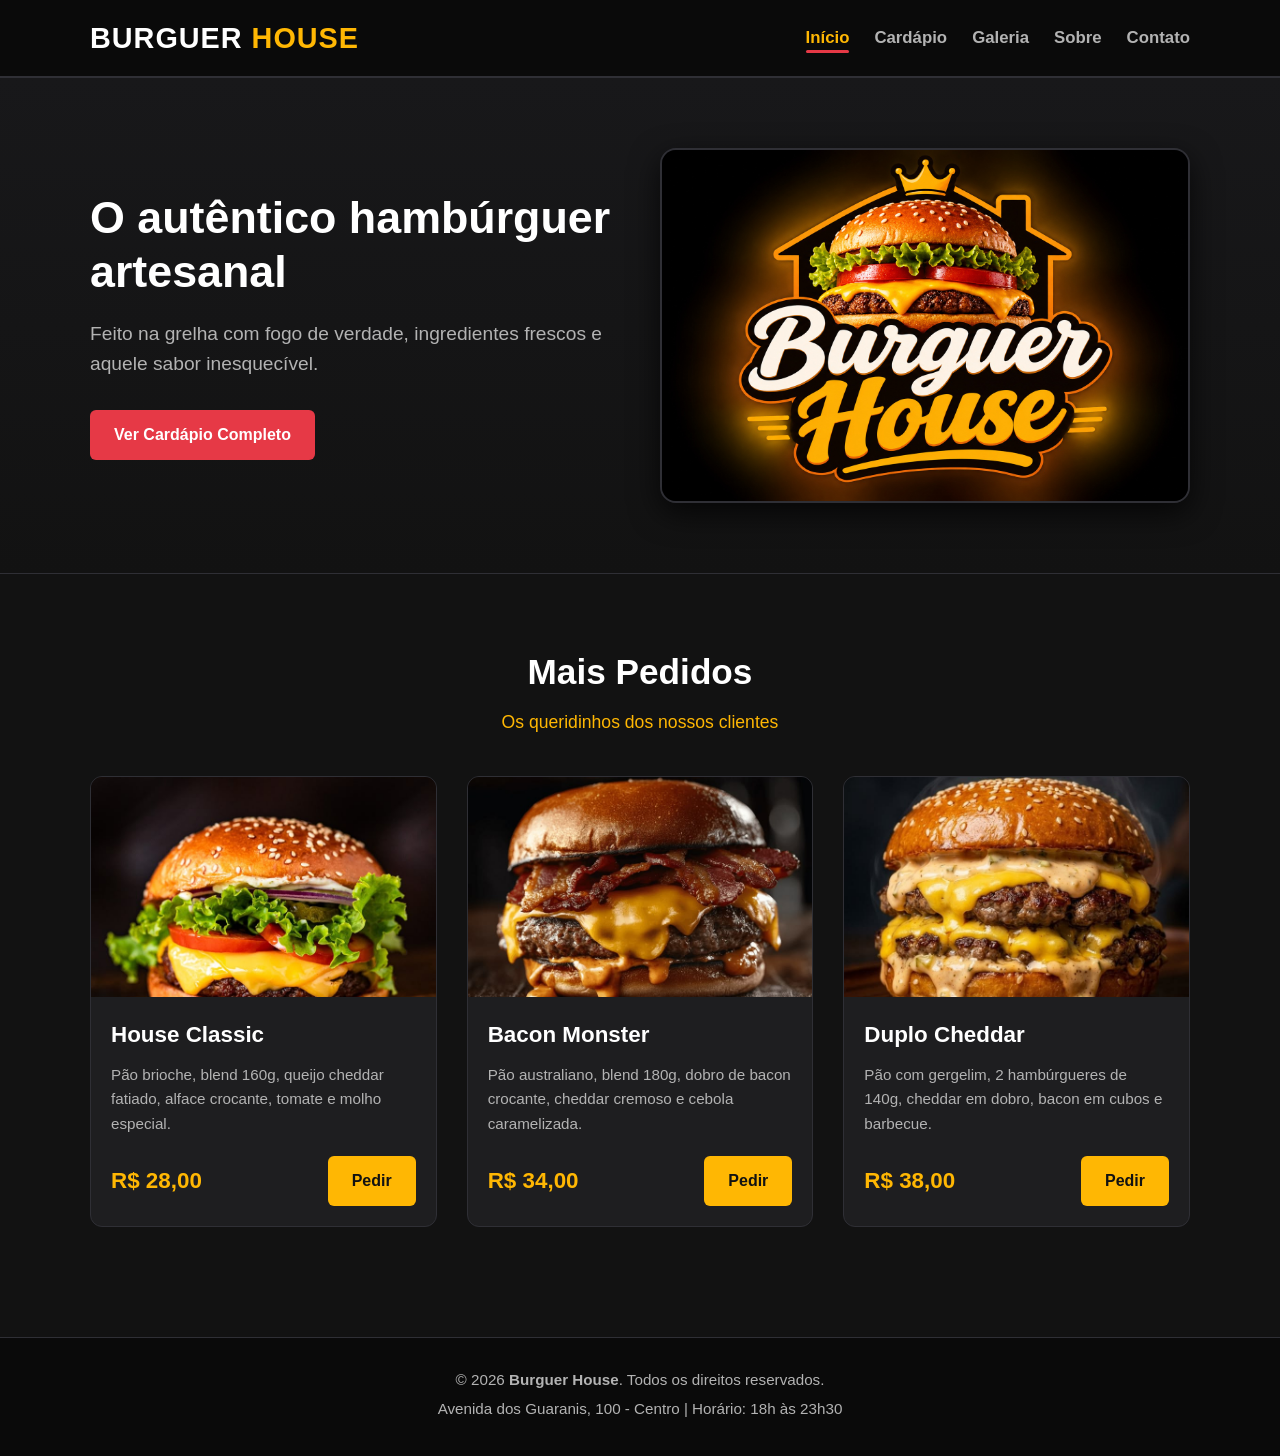
<file: index.html>
<!DOCTYPE html>
<html lang="pt-BR">
<head>
    <meta charset="UTF-8">
    <!-- Faz com que a página se ajuste corretamente na tela de celulares e computadores -->
    <meta name="viewport" content="width=device-width, initial-scale=1.0">
    <title>Burguer House - Hambúrguer Artesanal</title>
    
    <!-- Link para a folha de estilos CSS -->
    <link rel="stylesheet" href="css/estilo.css">
</head>
<body>

    <!-- 1. CABEÇALHO (Topo da página com logo e menu) -->
    <header class="cabecalho">
        <div class="container container-header">
            <!-- Logo da Hamburgueria -->
            <a href="index.html" class="logo">
                <span class="logo-texto">Burguer <span class="destaque-amarelo">House</span></span>
            </a>

            <!-- Botão para abrir o menu no celular (controlado pelo JavaScript) -->
            <button class="btn-menu-mobile" id="btn-menu-mobile" aria-label="Abrir menu de navegação">
                ☰
            </button>

            <!-- Menu de navegação entre as páginas -->
            <nav class="menu-navegacao" id="menu-navegacao">
                <ul>
                    <li><a href="index.html" class="link-ativo">Início</a></li>
                    <li><a href="cardapio.html">Cardápio</a></li>
                    <li><a href="galeria.html">Galeria</a></li>
                    <li><a href="sobre.html">Sobre</a></li>
                    <li><a href="contato.html">Contato</a></li>
                </ul>
            </nav>
        </div>
    </header>

    <!-- 2. CONTEÚDO PRINCIPAL -->
    <main>
        <!-- Seção de Destaque / Banner Inicial (Hero) -->
        <section class="banner-principal">
            <div class="container banner-conteudo">
                <div class="banner-texto">
                    <h1>O autêntico hambúrguer artesanal</h1>
                    <p>Feito na grelha com fogo de verdade, ingredientes frescos e aquele sabor inesquecível.</p>
                    <a href="cardapio.html" class="btn btn-vermelho">Ver Cardápio Completo</a>
                </div>
                
                <div class="banner-imagem">
                    <!-- Espaço reservado para a foto principal de destaque -->
                    <!-- Coloque uma foto bem bonita de hambúrguer na pasta /img com o nome "banner-burger.jpg" -->
                    <img src="img/banner-burger.jpg" alt="Hambúrguer artesanal da Burguer House com queijo derretido e bacon">
                </div>
            </div>
        </section>

        <!-- Seção de Hambúrgueres em Destaque -->
        <section class="destaques">
            <div class="container">
                <h2 class="titulo-secao">Mais Pedidos</h2>
                <p class="subtitulo-secao">Os queridinhos dos nossos clientes</p>

                <!-- Grade onde ficarão os cards de hambúrguer -->
                <div class="grid-destaques">
                    
                    <!-- Card 1 -->
                    <article class="card-burger">
                        <!-- Imagem do hambúrguer 1 (guardar em: img/burger-classic.jpg) -->
                        <img src="img/burger-classic.jpg" alt="Foto do House Classic Burger">
                        <div class="card-conteudo">
                            <h3>House Classic</h3>
                            <p>Pão brioche, blend 160g, queijo cheddar fatiado, alface crocante, tomate e molho especial.</p>
                            <div class="card-rodape">
                                <span class="preco">R$ 28,00</span>
                                <a href="cardapio.html" class="btn btn-amarelo">Pedir</a>
                            </div>
                        </div>
                    </article>

                    <!-- Card 2 -->
                    <article class="card-burger">
                        <!-- Imagem do hambúrguer 2 (guardar em: img/burger-bacon.jpg) -->
                        <img src="img/burger-bacon.jpg" alt="Foto do Bacon Monster Burger">
                        <div class="card-conteudo">
                            <h3>Bacon Monster</h3>
                            <p>Pão australiano, blend 180g, dobro de bacon crocante, cheddar cremoso e cebola caramelizada.</p>
                            <div class="card-rodape">
                                <span class="preco">R$ 34,00</span>
                                <a href="cardapio.html" class="btn btn-amarelo">Pedir</a>
                            </div>
                        </div>
                    </article>

                    <!-- Card 3 -->
                    <article class="card-burger">
                        <!-- Imagem do hambúrguer 3 (guardar em: img/burger-duplo.jpg) -->
                        <img src="img/burger-duplo.jpg" alt="Foto do Duplo Cheddar Burger">
                        <div class="card-conteudo">
                            <h3>Duplo Cheddar</h3>
                            <p>Pão com gergelim, 2 hambúrgueres de 140g, cheddar em dobro, bacon em cubos e barbecue.</p>
                            <div class="card-rodape">
                                <span class="preco">R$ 38,00</span>
                                <a href="cardapio.html" class="btn btn-amarelo">Pedir</a>
                            </div>
                        </div>
                    </article>

                </div>
            </div>
        </section>
    </main>

    <!-- 3. RODAPÉ DA PÁGINA -->
    <footer class="rodape">
        <div class="container rodape-conteudo">
            <p>&copy; 2026 <strong>Burguer House</strong>. Todos os direitos reservados.</p>
            <p>Avenida dos Guaranis, 100 - Centro | Horário: 18h às 23h30</p>
        </div>
    </footer>

    <!-- Arquivo JavaScript para funcionalidades como o menu de celular -->
    <script src="js/script.js"></script>
</body>
</html>
</file>
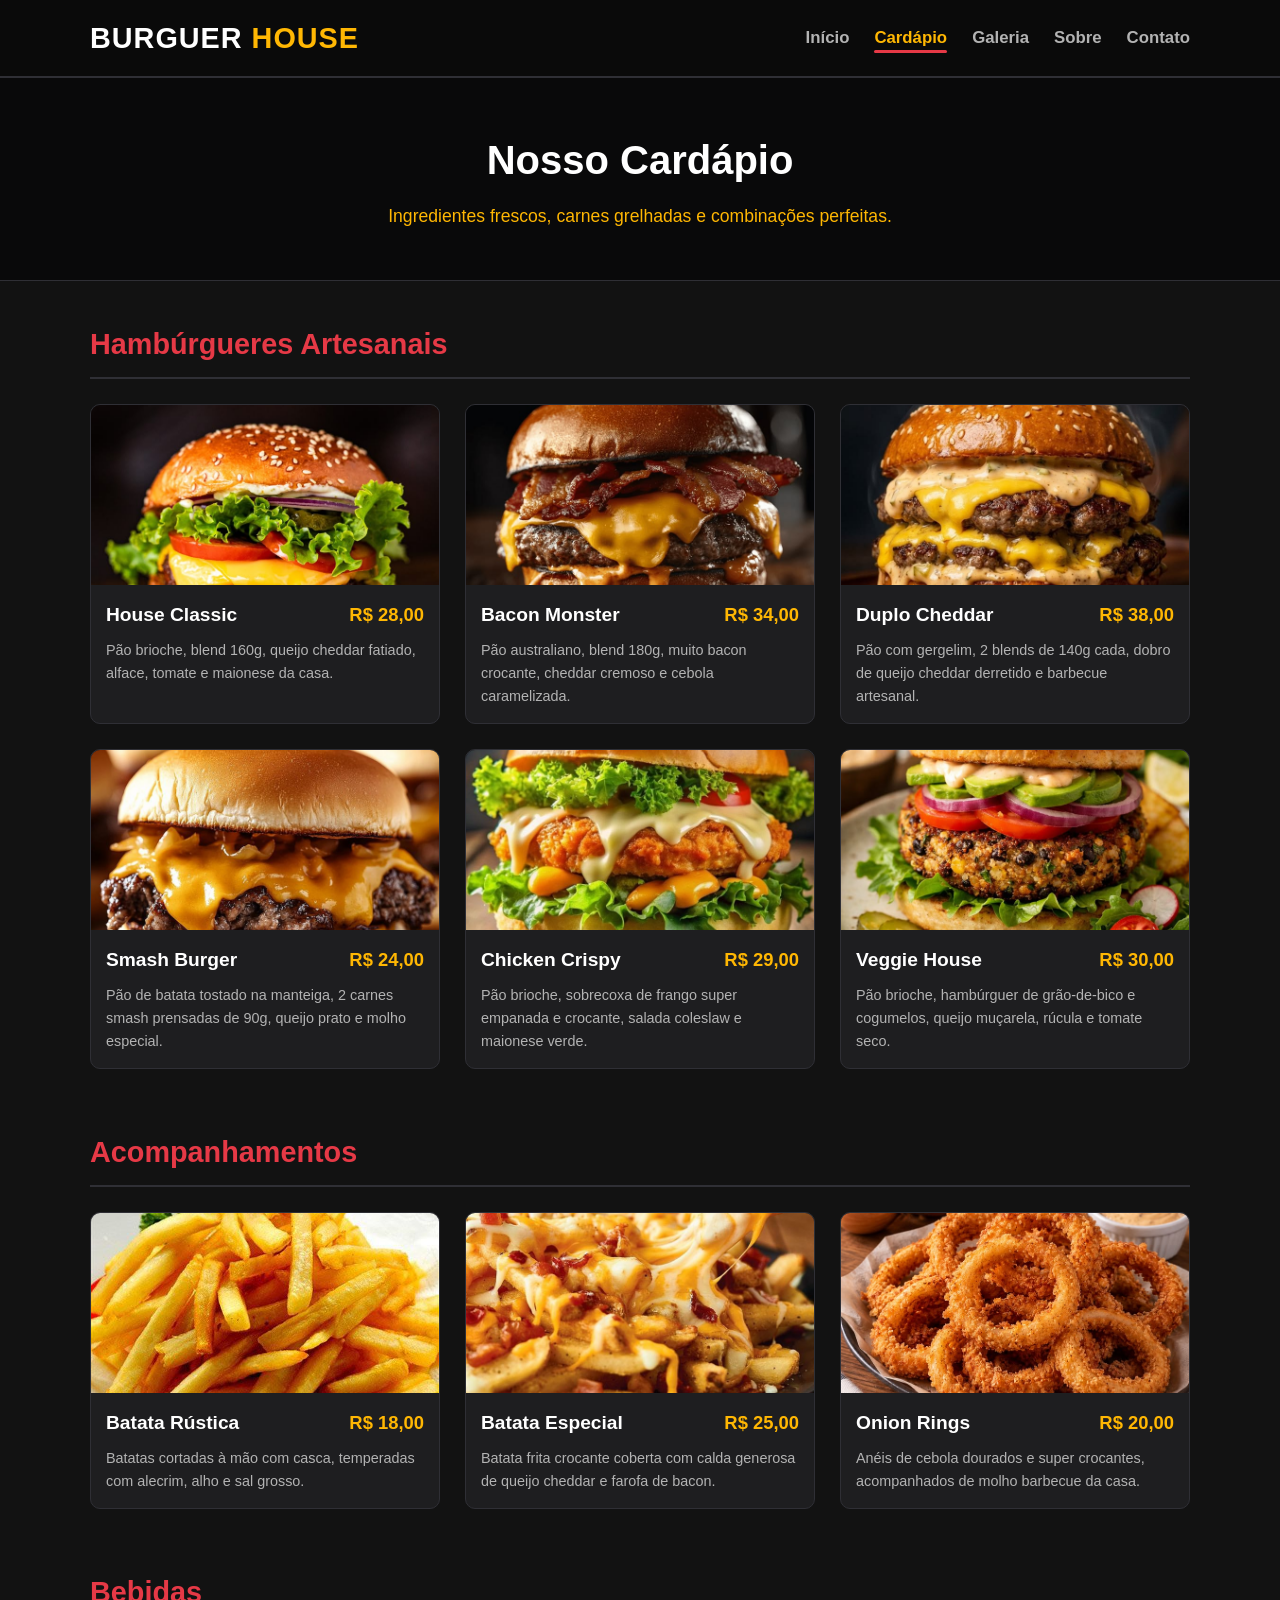
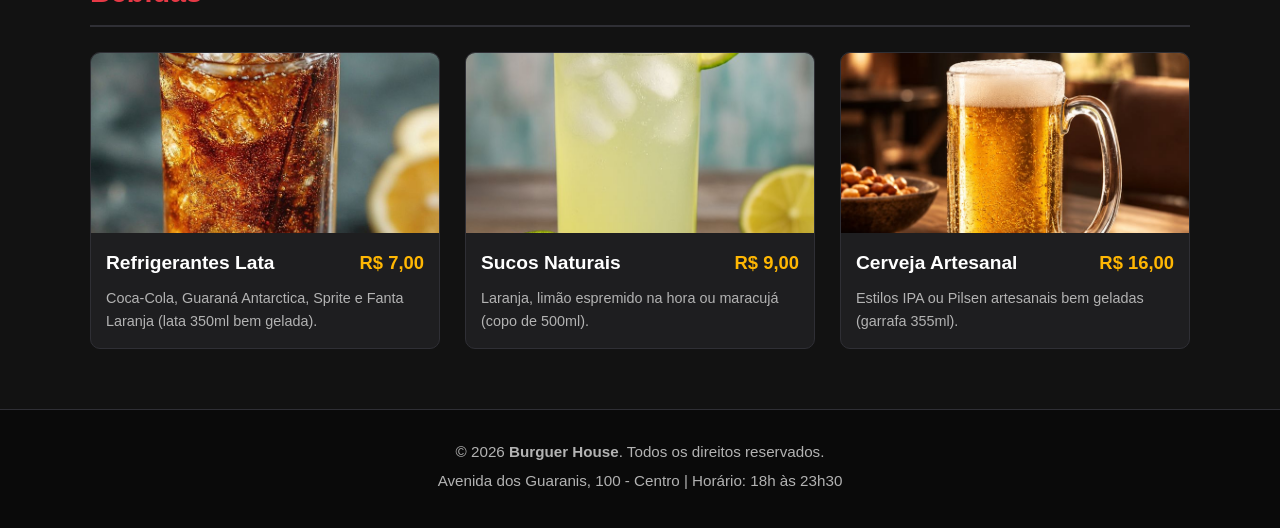
<file: cardapio.html>
<!DOCTYPE html>
<html lang="pt-BR">
<head>
    <meta charset="UTF-8">
    <meta name="viewport" content="width=device-width, initial-scale=1.0">
    <title>Cardápio - Burguer House</title>
    
    <!-- Link para a folha de estilos CSS -->
    <link rel="stylesheet" href="css/estilo.css">
</head>
<body>

    <!-- 1. CABEÇALHO (Igual ao da página inicial para manter o padrão) -->
    <header class="cabecalho">
        <div class="container container-header">
            <!-- Logo -->
            <a href="index.html" class="logo">
                <span class="logo-texto">Burguer <span class="destaque-amarelo">House</span></span>
            </a>

            <!-- Botão de menu no celular -->
            <button class="btn-menu-mobile" id="btn-menu-mobile" aria-label="Abrir menu de navegação">
                ☰
            </button>

            <!-- Menu de navegação (agora o Cardápio está com a classe "link-ativo") -->
            <nav class="menu-navegacao" id="menu-navegacao">
                <ul>
                    <li><a href="index.html">Início</a></li>
                    <li><a href="cardapio.html" class="link-ativo">Cardápio</a></li>
                    <li><a href="galeria.html">Galeria</a></li>
                    <li><a href="sobre.html">Sobre</a></li>
                    <li><a href="contato.html">Contato</a></li>
                </ul>
            </nav>
        </div>
    </header>

    <!-- 2. CONTEÚDO PRINCIPAL DO CARDÁPIO -->
    <main class="pagina-cardapio">
        
        <!-- Título principal da página -->
        <section class="banner-pagina">
            <div class="container">
                <h1>Nosso Cardápio</h1>
                <p>Ingredientes frescos, carnes grelhadas e combinações perfeitas.</p>
            </div>
        </section>

        <div class="container">

            <!-- CATEGORIA 1: Hambúrgueres Artesanais -->
            <section class="secao-categoria">
                <h2 class="titulo-categoria">Hambúrgueres Artesanais</h2>
                <div class="grid-cardapio">
                    
                    <!-- Item 1 -->
                    <article class="card-item">
                        <img src="img/burger-classic.jpg" alt="House Classic Burger">
                        <div class="item-info">
                            <div class="item-cabecalho">
                                <h3>House Classic</h3>
                                <span class="item-preco">R$ 28,00</span>
                            </div>
                            <p class="item-descricao">Pão brioche, blend 160g, queijo cheddar fatiado, alface, tomate e maionese da casa.</p>
                        </div>
                    </article>

                    <!-- Item 2 -->
                    <article class="card-item">
                        <img src="img/burger-bacon.jpg" alt="Bacon Monster Burger">
                        <div class="item-info">
                            <div class="item-cabecalho">
                                <h3>Bacon Monster</h3>
                                <span class="item-preco">R$ 34,00</span>
                            </div>
                            <p class="item-descricao">Pão australiano, blend 180g, muito bacon crocante, cheddar cremoso e cebola caramelizada.</p>
                        </div>
                    </article>

                    <!-- Item 3 -->
                    <article class="card-item">
                        <img src="img/burger-duplo.jpg" alt="Duplo Cheddar Burger">
                        <div class="item-info">
                            <div class="item-cabecalho">
                                <h3>Duplo Cheddar</h3>
                                <span class="item-preco">R$ 38,00</span>
                            </div>
                            <p class="item-descricao">Pão com gergelim, 2 blends de 140g cada, dobro de queijo cheddar derretido e barbecue artesanal.</p>
                        </div>
                    </article>

                    <!-- Item 4 -->
                    <article class="card-item">
                        <img src="img/burger-smash.jpg" alt="Smash Burger Simples">
                        <div class="item-info">
                            <div class="item-cabecalho">
                                <h3>Smash Burger</h3>
                                <span class="item-preco">R$ 24,00</span>
                            </div>
                            <p class="item-descricao">Pão de batata tostado na manteiga, 2 carnes smash prensadas de 90g, queijo prato e molho especial.</p>
                        </div>
                    </article>

                    <!-- Item 5 -->
                    <article class="card-item">
                        <img src="img/burger-chicken.jpg" alt="Chicken Crispy Burger">
                        <div class="item-info">
                            <div class="item-cabecalho">
                                <h3>Chicken Crispy</h3>
                                <span class="item-preco">R$ 29,00</span>
                            </div>
                            <p class="item-descricao">Pão brioche, sobrecoxa de frango super empanada e crocante, salada coleslaw e maionese verde.</p>
                        </div>
                    </article>

                    <!-- Item 6 -->
                    <article class="card-item">
                        <img src="img/burger-veggie.jpg" alt="Veggie House Burger">
                        <div class="item-info">
                            <div class="item-cabecalho">
                                <h3>Veggie House</h3>
                                <span class="item-preco">R$ 30,00</span>
                            </div>
                            <p class="item-descricao">Pão brioche, hambúrguer de grão-de-bico e cogumelos, queijo muçarela, rúcula e tomate seco.</p>
                        </div>
                    </article>

                </div>
            </section>

            <!-- CATEGORIA 2: Acompanhamentos e Porções -->
            <section class="secao-categoria">
                <h2 class="titulo-categoria">Acompanhamentos</h2>
                <div class="grid-cardapio">
                    
                    <article class="card-item">
                        <img src="img/porcao-batata.jpg" alt="Batatas Rústicas">
                        <div class="item-info">
                            <div class="item-cabecalho">
                                <h3>Batata Rústica</h3>
                                <span class="item-preco">R$ 18,00</span>
                            </div>
                            <p class="item-descricao">Batatas cortadas à mão com casca, temperadas com alecrim, alho e sal grosso.</p>
                        </div>
                    </article>

                    <article class="card-item">
                        <img src="img/porcao-batata-cheddar.jpg" alt="Batata com Cheddar e Bacon">
                        <div class="item-info">
                            <div class="item-cabecalho">
                                <h3>Batata Especial</h3>
                                <span class="item-preco">R$ 25,00</span>
                            </div>
                            <p class="item-descricao">Batata frita crocante coberta com calda generosa de queijo cheddar e farofa de bacon.</p>
                        </div>
                    </article>

                    <article class="card-item">
                        <img src="img/porcao-onion-rings.jpg" alt="Anéis de Cebola Empanados">
                        <div class="item-info">
                            <div class="item-cabecalho">
                                <h3>Onion Rings</h3>
                                <span class="item-preco">R$ 20,00</span>
                            </div>
                            <p class="item-descricao">Anéis de cebola dourados e super crocantes, acompanhados de molho barbecue da casa.</p>
                        </div>
                    </article>

                </div>
            </section>

            <!-- CATEGORIA 3: Bebidas -->
            <section class="secao-categoria">
                <h2 class="titulo-categoria">Bebidas</h2>
                <div class="grid-cardapio">
                    
                    <article class="card-item">
                        <img src="img/bebida-refri.jpg" alt="Refrigerante em Lata">
                        <div class="item-info">
                            <div class="item-cabecalho">
                                <h3>Refrigerantes Lata</h3>
                                <span class="item-preco">R$ 7,00</span>
                            </div>
                            <p class="item-descricao">Coca-Cola, Guaraná Antarctica, Sprite e Fanta Laranja (lata 350ml bem gelada).</p>
                        </div>
                    </article>

                    <article class="card-item">
                        <img src="img/bebida-suco.jpg" alt="Copo de Suco Natural">
                        <div class="item-info">
                            <div class="item-cabecalho">
                                <h3>Sucos Naturais</h3>
                                <span class="item-preco">R$ 9,00</span>
                            </div>
                            <p class="item-descricao">Laranja, limão espremido na hora ou maracujá (copo de 500ml).</p>
                        </div>
                    </article>

                    <article class="card-item">
                        <img src="img/bebida-cerveja.jpg" alt="Cerveja Artesanal">
                        <div class="item-info">
                            <div class="item-cabecalho">
                                <h3>Cerveja Artesanal</h3>
                                <span class="item-preco">R$ 16,00</span>
                            </div>
                            <p class="item-descricao">Estilos IPA ou Pilsen artesanais bem geladas (garrafa 355ml).</p>
                        </div>
                    </article>

                </div>
            </section>

        </div>
    </main>

    <!-- 3. RODAPÉ (Igual ao da página inicial) -->
    <footer class="rodape">
        <div class="container rodape-conteudo">
            <p>&copy; 2026 <strong>Burguer House</strong>. Todos os direitos reservados.</p>
            <p>Avenida dos Guaranis, 100 - Centro | Horário: 18h às 23h30</p>
        </div>
    </footer>

    <!-- Arquivo JavaScript -->
    <script src="js/script.js"></script>
</body>
</html>
</file>
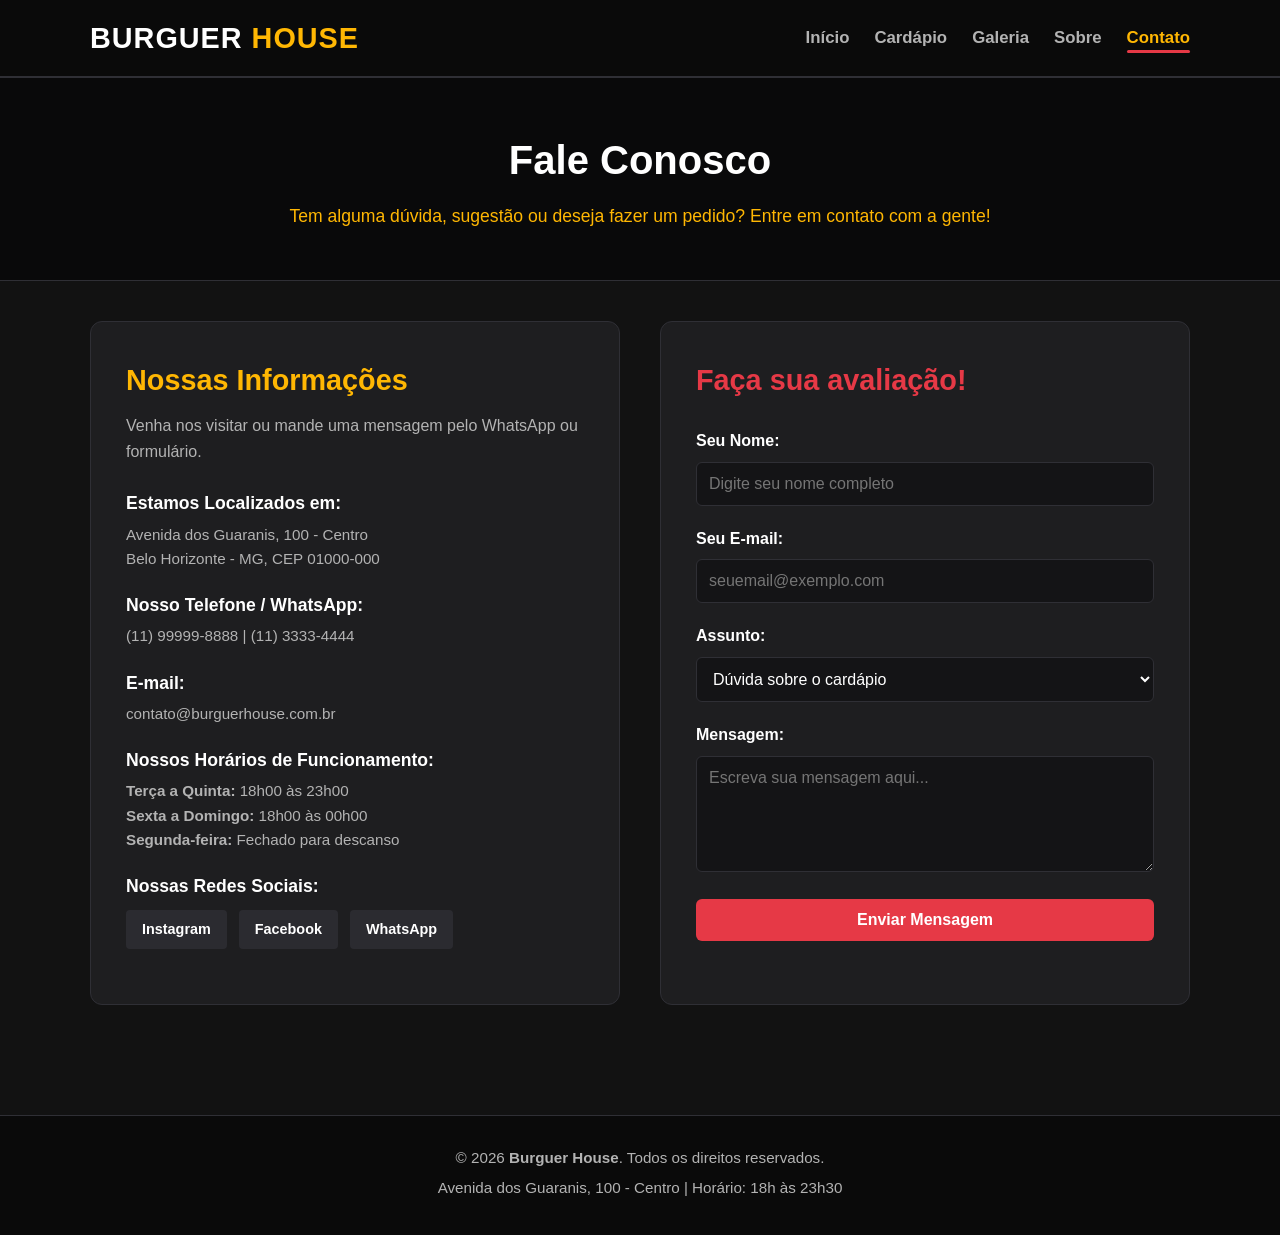
<file: contato.html>
<!DOCTYPE html>
<html lang="pt-BR">
<head>
    <meta charset="UTF-8">
    <meta name="viewport" content="width=device-width, initial-scale=1.0">
    <title>Contato - Burguer House</title>
    
    <!-- Link para a folha de estilos CSS -->
    <link rel="stylesheet" href="css/estilo.css">
</head>
<body>

    <!-- 1. CABEÇALHO -->
    <header class="cabecalho">
        <div class="container container-header">
            <!-- Logo -->
            <a href="index.html" class="logo">
                <span class="logo-texto">Burguer <span class="destaque-amarelo">House</span></span>
            </a>

            <!-- Botão de menu no celular -->
            <button class="btn-menu-mobile" id="btn-menu-mobile" aria-label="Abrir menu de navegação">
                ☰
            </button>

            <!-- Menu de navegação (Contato agora está com a classe "link-ativo") -->
            <nav class="menu-navegacao" id="menu-navegacao">
                <ul>
                    <li><a href="index.html">Início</a></li>
                    <li><a href="cardapio.html">Cardápio</a></li>
                    <li><a href="galeria.html">Galeria</a></li>
                    <li><a href="sobre.html">Sobre</a></li>
                    <li><a href="contato.html" class="link-ativo">Contato</a></li>
                </ul>
            </nav>
        </div>
    </header>

    <!-- 2. CONTEÚDO PRINCIPAL DA PÁGINA CONTATO -->
    <main class="pagina-contato">
        
        <!-- Banner de Título -->
        <section class="banner-pagina">
            <div class="container">
                <h1>Fale Conosco</h1>
                <p>Tem alguma dúvida, sugestão ou deseja fazer um pedido? Entre em contato com a gente!</p>
            </div>
        </section>

        <!-- Seção com Informações e Formulário em 2 Colunas -->
        <section class="secao-contato">
            <div class="container grid-contato">
                
                <!-- Coluna 1: Informações de Contato, Endereço e Horários -->
                <div class="info-contato">
                    <h2>Nossas Informações</h2>
                    <p class="descricao-info">Venha nos visitar ou mande uma mensagem pelo WhatsApp ou formulário.</p>

                    <div class="bloco-info">
                        <h3>Estamos Localizados em:</h3>
                        <p>Avenida dos Guaranis, 100 - Centro<br>Belo Horizonte - MG, CEP 01000-000</p>
                    </div>

                    <div class="bloco-info">
                        <h3> Nosso Telefone / WhatsApp:</h3>
                        <p>(11) 99999-8888 | (11) 3333-4444</p>
                    </div>

                    <div class="bloco-info">
                        <h3>E-mail:</h3>
                        <p>contato@burguerhouse.com.br</p>
                    </div>

                    <div class="bloco-info">
                        <h3> Nossos Horários de Funcionamento:</h3>
                        <p><strong>Terça a Quinta:</strong> 18h00 às 23h00</p>
                        <p><strong>Sexta a Domingo:</strong> 18h00 às 00h00</p>
                        <p><strong>Segunda-feira:</strong> Fechado para descanso</p>
                    </div>

                    <div class="bloco-info">
                        <h3>Nossas Redes Sociais:</h3>
                        <div class="links-redes">
                            <a href="#" class="btn-rede instagram" target="_blank">Instagram</a>
                            <a href="#" class="btn-rede facebook" target="_blank">Facebook</a>
                            <a href="#" class="btn-rede whatsapp" target="_blank">WhatsApp</a>
                        </div>
                    </div>
                </div>

                <!-- Coluna 2: Formulário Simples de Envio de Mensagem -->
                <div class="formulario-contato">
                    <h2>Faça sua avaliação!</h2>
                    
                    <form id="form-contato">
                        
                        <!-- Campo Nome -->
                        <div class="campo-grupo">
                            <label for="nome">Seu Nome:</label>
                            <input type="text" id="nome" name="nome" placeholder="Digite seu nome completo" required>
                        </div>

                        <!-- Campo E-mail -->
                        <div class="campo-grupo">
                            <label for="email">Seu E-mail:</label>
                            <input type="email" id="email" name="email" placeholder="seuemail@exemplo.com" required>
                        </div>

                        <!-- Campo Assunto -->
                        <div class="campo-grupo">
                            <label for="assunto">Assunto:</label>
                            <select id="assunto" name="assunto">
                                <option value="duvida">Dúvida sobre o cardápio</option>
                                <option value="elogio">Elogio ou sugestão</option>
                                <option value="reserva">Reserva para eventos</option>
                                <option value="outro">Outro assunto</option>
                            </select>
                        </div>

                        <!-- Campo Mensagem -->
                        <div class="campo-grupo">
                            <label for="mensagem">Mensagem:</label>
                            <textarea id="mensagem" name="mensagem" rows="5" placeholder="Escreva sua mensagem aqui..." required></textarea>
                        </div>

                        <!-- Botão de Envio -->
                        <button type="submit" class="btn btn-vermelho btn-enviar">Enviar Mensagem</button>

                        <!-- Mensagem de Confirmação (preenchida via JavaScript ao enviar) -->
                        <div id="resposta-formulario" class="resposta-formulario"></div>

                    </form>
                </div>

            </div>
        </section>

    </main>

    <!-- 3. RODAPÉ -->
    <footer class="rodape">
        <div class="container rodape-conteudo">
            <p>&copy; 2026 <strong>Burguer House</strong>. Todos os direitos reservados.</p>
            <p>Avenida dos Guaranis, 100 - Centro | Horário: 18h às 23h30</p>
        </div>
    </footer>

    <!-- Arquivo JavaScript -->
    <script src="js/script.js"></script>
</body>
</html>
</file>
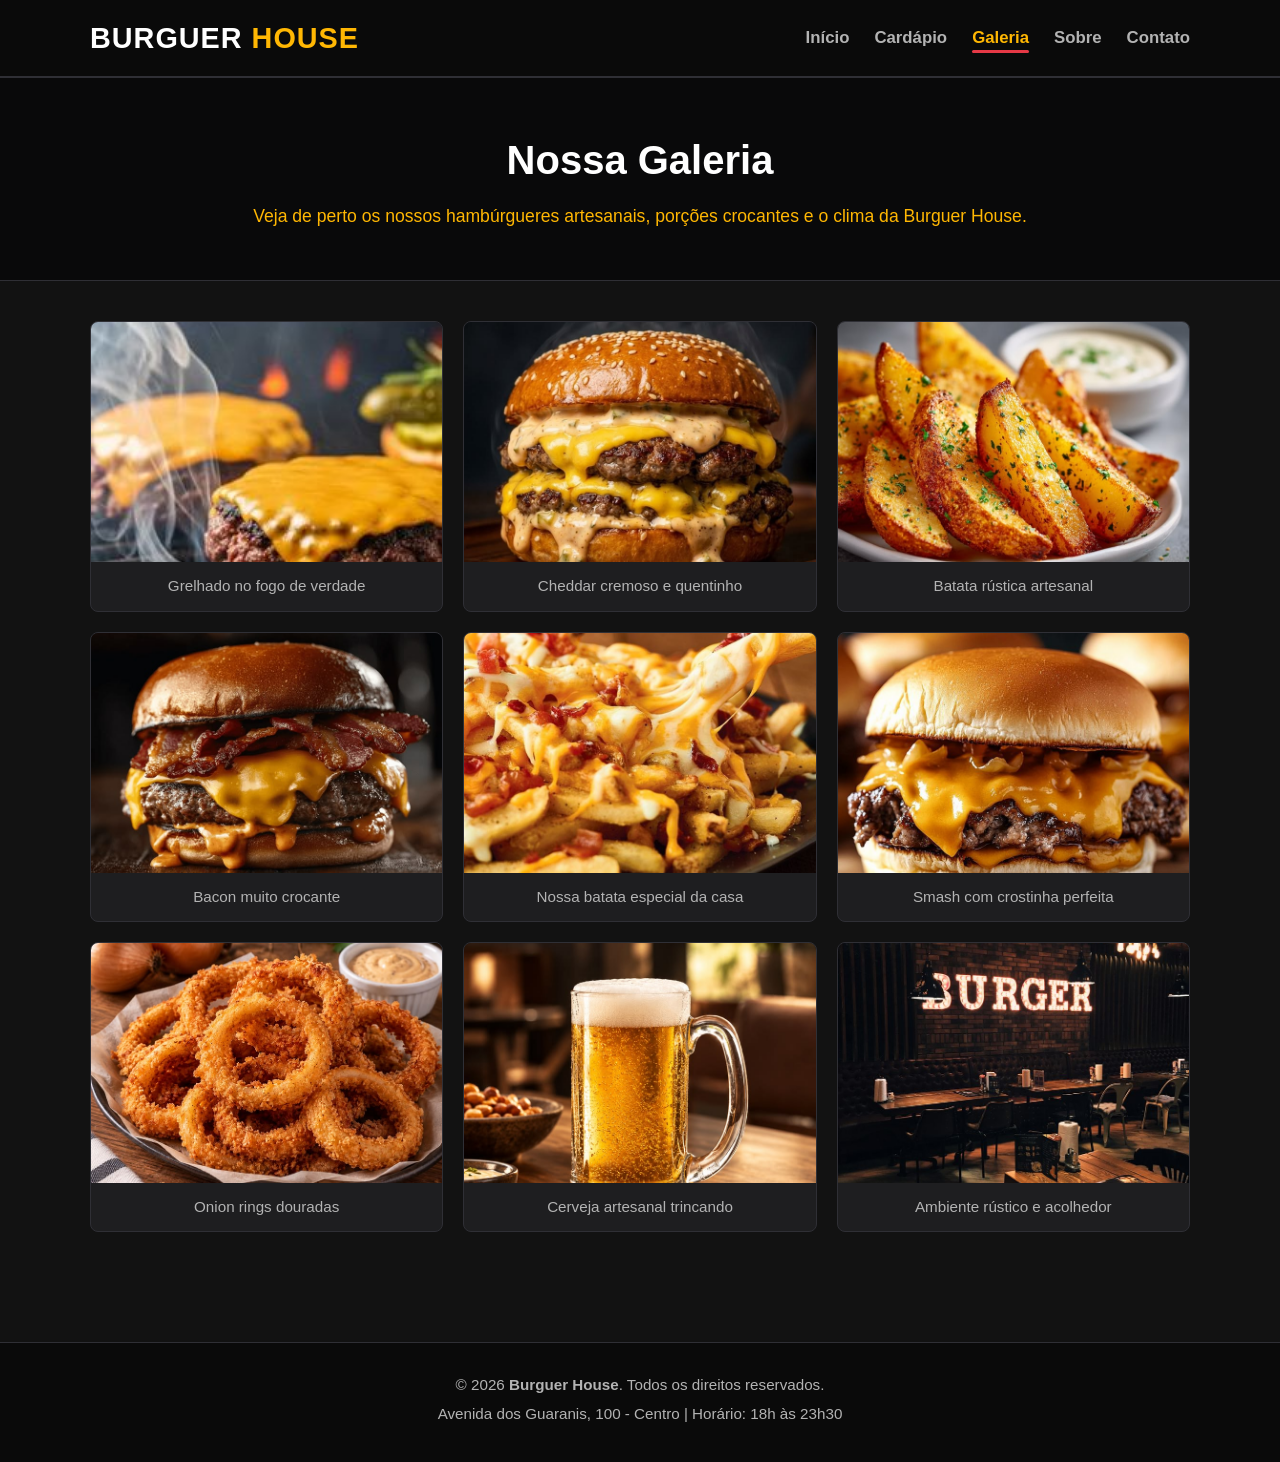
<file: galeria.html>
<!DOCTYPE html>
<html lang="pt-BR">
<head>
    <meta charset="UTF-8">
    <meta name="viewport" content="width=device-width, initial-scale=1.0">
    <title>Galeria de Fotos - Burguer House</title>
    
    <!-- Link para a folha de estilos CSS -->
    <link rel="stylesheet" href="css/estilo.css">
</head>
<body>

    <!-- 1. CABEÇALHO -->
    <header class="cabecalho">
        <div class="container container-header">
            <!-- Logo -->
            <a href="index.html" class="logo">
                <span class="logo-texto">Burguer <span class="destaque-amarelo">House</span></span>
            </a>

            <!-- Botão de menu no celular -->
            <button class="btn-menu-mobile" id="btn-menu-mobile" aria-label="Abrir menu de navegação">
                ☰
            </button>

            <!-- Menu de navegação (Galeria agora está com a classe "link-ativo") -->
            <nav class="menu-navegacao" id="menu-navegacao">
                <ul>
                    <li><a href="index.html">Início</a></li>
                    <li><a href="cardapio.html">Cardápio</a></li>
                    <li><a href="galeria.html" class="link-ativo">Galeria</a></li>
                    <li><a href="sobre.html">Sobre</a></li>
                    <li><a href="contato.html">Contato</a></li>
                </ul>
            </nav>
        </div>
    </header>

    <!-- 2. CONTEÚDO PRINCIPAL DA GALERIA -->
    <main class="pagina-galeria">
        
        <!-- Banner com o título da página -->
        <section class="banner-pagina">
            <div class="container">
                <h1>Nossa Galeria</h1>
                <p>Veja de perto os nossos hambúrgueres artesanais, porções crocantes e o clima da Burguer House.</p>
            </div>
        </section>

        <!-- Galeria de Imagens organizadas em grade (colunas) -->
        <section class="secao-galeria">
            <div class="container">
                
                <div class="grid-galeria">
                    
                    <!-- Foto 1 -->
                    <figure class="item-galeria">
                        <img src="img/galeria-1.jpg" alt="Carne de hambúrguer artesanal sendo grelhada no fogo">
                        <figcaption>Grelhado no fogo de verdade</figcaption>
                    </figure>

                    <!-- Foto 2 -->
                    <figure class="item-galeria">
                        <img src="img/galeria-2.jpg" alt="Hambúrguer com queijo cheddar escorrendo">
                        <figcaption>Cheddar cremoso e quentinho</figcaption>
                    </figure>

                    <!-- Foto 3 -->
                    <figure class="item-galeria">
                        <img src="img/galeria-3.jpg" alt="Porção de batatas rústicas com tempero da casa">
                        <figcaption>Batata rústica artesanal</figcaption>
                    </figure>

                    <!-- Foto 4 -->
                    <figure class="item-galeria">
                        <img src="img/galeria-4.jpg" alt="Hambúrguer com fatias crocantes de bacon">
                        <figcaption>Bacon muito crocante</figcaption>
                    </figure>

                    <!-- Foto 5 -->
                    <figure class="item-galeria">
                        <img src="img/galeria-5.jpg" alt="Batatas fritas cobertas com queijo e bacon">
                        <figcaption>Nossa batata especial da casa</figcaption>
                    </figure>

                    <!-- Foto 6 -->
                    <figure class="item-galeria">
                        <img src="img/galeria-6.jpg" alt="Smash burger com crostinha dourada">
                        <figcaption>Smash com crostinha perfeita</figcaption>
                    </figure>

                    <!-- Foto 7 -->
                    <figure class="item-galeria">
                        <img src="img/galeria-7.jpg" alt="Porção de anéis de cebola dourados">
                        <figcaption>Onion rings douradas</figcaption>
                    </figure>

                    <!-- Foto 8 -->
                    <figure class="item-galeria">
                        <img src="img/galeria-8.jpg" alt="Garrafa de cerveja artesanal bem gelada">
                        <figcaption>Cerveja artesanal trincando</figcaption>
                    </figure>

                    <!-- Foto 9 -->
                    <figure class="item-galeria">
                        <img src="img/galeria-9.jpg" alt="Ambiente aconchegante da hamburgueria Burguer House">
                        <figcaption>Ambiente rústico e acolhedor</figcaption>
                    </figure>

                </div>

            </div>
        </section>

    </main>

    <!-- 3. RODAPÉ -->
    <footer class="rodape">
        <div class="container rodape-conteudo">
            <p>&copy; 2026 <strong>Burguer House</strong>. Todos os direitos reservados.</p>
            <p>Avenida dos Guaranis, 100 - Centro | Horário: 18h às 23h30</p>
        </div>
    </footer>

    <!-- Arquivo JavaScript -->
    <script src="js/script.js"></script>
</body>
</html>
</file>
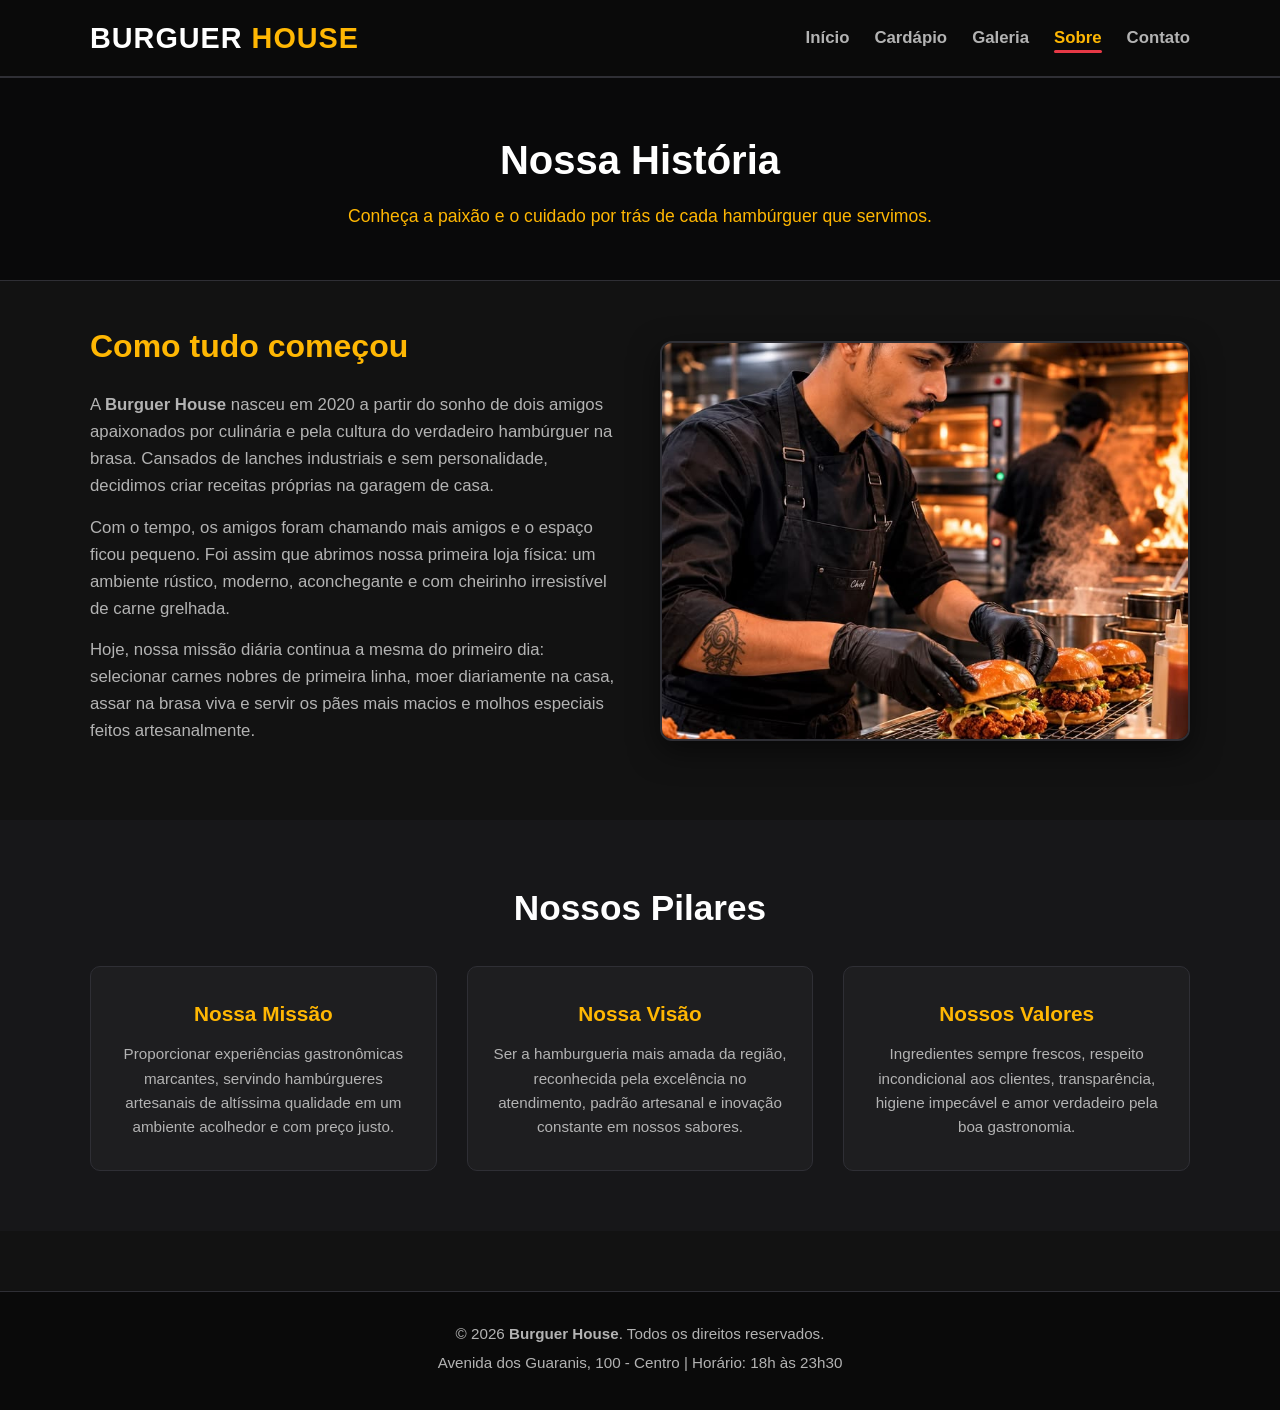
<file: sobre.html>
<!DOCTYPE html>
<html lang="pt-BR">
<head>
    <meta charset="UTF-8">
    <meta name="viewport" content="width=device-width, initial-scale=1.0">
    <title>Sobre Nós - Burguer House</title>
    
    <!-- Link para a folha de estilos CSS -->
    <link rel="stylesheet" href="css/estilo.css">
</head>
<body>

    <!-- 1. CABEÇALHO -->
    <header class="cabecalho">
        <div class="container container-header">
            <!-- Logo -->
            <a href="index.html" class="logo">
                <span class="logo-texto">Burguer <span class="destaque-amarelo">House</span></span>
            </a>

            <!-- Botão de menu no celular -->
            <button class="btn-menu-mobile" id="btn-menu-mobile" aria-label="Abrir menu de navegação">
                ☰
            </button>

            <!-- Menu de navegação (Sobre está com a classe "link-ativo") -->
            <nav class="menu-navegacao" id="menu-navegacao">
                <ul>
                    <li><a href="index.html">Início</a></li>
                    <li><a href="cardapio.html">Cardápio</a></li>
                    <li><a href="galeria.html">Galeria</a></li>
                    <li><a href="sobre.html" class="link-ativo">Sobre</a></li>
                    <li><a href="contato.html">Contato</a></li>
                </ul>
            </nav>
        </div>
    </header>

    <!-- 2. CONTEÚDO PRINCIPAL DA PÁGINA SOBRE -->
    <main class="pagina-sobre">
        
        <!-- Banner de Título -->
        <section class="banner-pagina">
            <div class="container">
                <h1>Nossa História</h1>
                <p>Conheça a paixão e o cuidado por trás de cada hambúrguer que servimos.</p>
            </div>
        </section>

        <!-- Seção: História com Texto e Imagem -->
        <section class="secao-historia">
            <div class="container historia-conteudo">
                
                <!-- Texto da História -->
                <div class="historia-texto">
                    <h2>Como tudo começou</h2>
                    <p>A <strong>Burguer House</strong> nasceu em 2020 a partir do sonho de dois amigos apaixonados por culinária e pela cultura do verdadeiro hambúrguer na brasa. Cansados de lanches industriais e sem personalidade, decidimos criar receitas próprias na garagem de casa.</p>
                    
                    <p>Com o tempo, os amigos foram chamando mais amigos e o espaço ficou pequeno. Foi assim que abrimos nossa primeira loja física: um ambiente rústico, moderno, aconchegante e com cheirinho irresistível de carne grelhada.</p>
                    
                    <p>Hoje, nossa missão diária continua a mesma do primeiro dia: selecionar carnes nobres de primeira linha, moer diariamente na casa, assar na brasa viva e servir os pães mais macios e molhos especiais feitos artesanalmente.</p>
                </div>

                <!-- Imagem ilustrativa da história / cozinha -->
                <div class="historia-imagem">
                    <img src="img/sobre-hamburgueria.jpg" alt="Equipe da Burguer House preparando hambúrgueres artesanais">
                </div>

            </div>
        </section>

        <!-- Seção: Missão, Visão e Valores (3 Blocos) -->
        <section class="secao-valores">
            <div class="container">
                <h2 class="titulo-secao">Nossos Pilares</h2>
                
                <div class="grid-valores">
                    
                    <!-- Bloco Missão -->
                    <div class="card-valor">
                        <h3>Nossa Missão</h3>
                        <p>Proporcionar experiências gastronômicas marcantes, servindo hambúrgueres artesanais de altíssima qualidade em um ambiente acolhedor e com preço justo.</p>
                    </div>

                    <!-- Bloco Visão -->
                    <div class="card-valor">
                        <h3>Nossa Visão</h3>
                        <p>Ser a hamburgueria mais amada da região, reconhecida pela excelência no atendimento, padrão artesanal e inovação constante em nossos sabores.</p>
                    </div>

                    <!-- Bloco Valores -->
                    <div class="card-valor">
                        <h3>Nossos Valores</h3>
                        <p>Ingredientes sempre frescos, respeito incondicional aos clientes, transparência, higiene impecável e amor verdadeiro pela boa gastronomia.</p>
                    </div>

                </div>
            </div>
        </section>

    </main>

    <!-- 3. RODAPÉ -->
    <footer class="rodape">
        <div class="container rodape-conteudo">
            <p>&copy; 2026 <strong>Burguer House</strong>. Todos os direitos reservados.</p>
            <p>Avenida dos Guaranis, 100 - Centro | Horário: 18h às 23h30</p>
        </div>
    </footer>

    <!-- Arquivo JavaScript -->
    <script src="js/script.js"></script>
</body>
</html>
</file>
<file: css/estilo.css>
/* ========================================================
   BURGUER HOUSE - FOLHA DE ESTILOS CSS
   Cores do projeto:
   - Fundo escuro: #141414 e #1f1f1f
   - Vermelho: #e63946
   - Amarelo: #ffb703
   - Branco: #ffffff e cinza claro #d1d1d1
======================================================== */

/* 1. RESET E VARIÁVEIS BÁSICAS */
* {
    margin: 0;
    padding: 0;
    box-sizing: border-box;
}

:root {
    --cor-fundo: #121212;
    --cor-fundo-card: #1e1e20;
    --cor-fundo-cabecalho: #0a0a0a;
    --cor-vermelho: #e63946;
    --cor-vermelho-hover: #c92a37;
    --cor-amarelo: #ffb703;
    --cor-amarelo-hover: #e09f00;
    --cor-texto: #ffffff;
    --cor-texto-secundario: #b3b3b3;
    --cor-borda: #2f2f35;
    --fonte-principal: 'Segoe UI', Tahoma, Geneva, Verdana, sans-serif;
}

body {
    font-family: var(--fonte-principal);
    background-color: var(--cor-fundo);
    color: var(--cor-texto);
    line-height: 1.6;
}

/* Centralizador de conteúdo */
.container {
    max-width: 1140px;
    margin: 0 auto;
    padding: 0 20px;
}

/* Imagens responsivas por padrão */
img {
    max-width: 100%;
    height: auto;
    display: block;
}

/* Links */
a {
    text-decoration: none;
    color: inherit;
    transition: 0.3s;
}

/* 2. BOTÕES GERAIS */
.btn {
    display: inline-block;
    padding: 12px 24px;
    border-radius: 6px;
    font-weight: bold;
    font-size: 1rem;
    text-align: center;
    cursor: pointer;
    border: none;
    transition: background-color 0.3s, transform 0.2s;
}

.btn:hover {
    transform: translateY(-2px);
}

.btn-vermelho {
    background-color: var(--cor-vermelho);
    color: #ffffff;
}

.btn-vermelho:hover {
    background-color: var(--cor-vermelho-hover);
}

.btn-amarelo {
    background-color: var(--cor-amarelo);
    color: #121212;
}

.btn-amarelo:hover {
    background-color: var(--cor-amarelo-hover);
}

/* 3. CABEÇALHO E MENU DE NAVEGAÇÃO */
.cabecalho {
    background-color: var(--cor-fundo-cabecalho);
    border-bottom: 2px solid var(--cor-borda);
    position: sticky;
    top: 0;
    z-index: 1000;
}

.container-header {
    display: flex;
    justify-content: space-between;
    align-items: center;
    padding-top: 15px;
    padding-bottom: 15px;
}

.logo-texto {
    font-size: 1.8rem;
    font-weight: 900;
    letter-spacing: 1px;
    color: #ffffff;
    text-transform: uppercase;
}

.destaque-amarelo {
    color: var(--cor-amarelo);
}

/* Lista do Menu no Computador */
.menu-navegacao ul {
    display: flex;
    list-style: none;
    gap: 25px;
}

.menu-navegacao a {
    color: var(--cor-texto-secundario);
    font-weight: 600;
    font-size: 1.05rem;
    padding: 6px 0;
    position: relative;
}

.menu-navegacao a:hover,
.menu-navegacao a.link-ativo {
    color: var(--cor-amarelo);
}

/* Linha decorativa embaixo do link ativo */
.menu-navegacao a.link-ativo::after {
    content: '';
    position: absolute;
    bottom: 0;
    left: 0;
    width: 100%;
    height: 3px;
    background-color: var(--cor-vermelho);
    border-radius: 2px;
}

/* Botão hambúrguer no celular (escondido no computador) */
.btn-menu-mobile {
    display: none;
    background: none;
    border: none;
    color: var(--cor-amarelo);
    font-size: 2rem;
    cursor: pointer;
}

/* 4. PÁGINA INICIAL (index.html) */

/* Banner Principal (Hero) */
.banner-principal {
    padding: 70px 0;
    background: linear-gradient(180deg, #18181a 0%, #121212 100%);
    border-bottom: 1px solid var(--cor-borda);
}

.banner-conteudo {
    display: flex;
    align-items: center;
    justify-content: space-between;
    gap: 40px;
}

.banner-texto {
    flex: 1;
}

.banner-texto h1 {
    font-size: 2.8rem;
    line-height: 1.2;
    margin-bottom: 20px;
    color: #ffffff;
}

.banner-texto p {
    font-size: 1.2rem;
    color: var(--cor-texto-secundario);
    margin-bottom: 30px;
}

.banner-imagem {
    flex: 1;
}

.banner-imagem img {
    width: 100%;
    max-height: 420px;
    object-fit: cover;
    border-radius: 16px;
    box-shadow: 0 10px 30px rgba(0, 0, 0, 0.7);
    border: 2px solid var(--cor-borda);
}

/* Seção de Hambúrgueres em Destaque */
.destaques {
    padding: 70px 0;
}

.titulo-secao {
    text-align: center;
    font-size: 2.2rem;
    color: #ffffff;
    margin-bottom: 8px;
}

.subtitulo-secao {
    text-align: center;
    font-size: 1.1rem;
    color: var(--cor-amarelo);
    margin-bottom: 40px;
}

.grid-destaques {
    display: grid;
    grid-template-columns: repeat(3, 1fr);
    gap: 30px;
}

.card-burger {
    background-color: var(--cor-fundo-card);
    border-radius: 12px;
    overflow: hidden;
    border: 1px solid var(--cor-borda);
    transition: transform 0.3s, box-shadow 0.3s;
    display: flex;
    flex-direction: column;
}

.card-burger:hover {
    transform: translateY(-8px);
    box-shadow: 0 12px 25px rgba(0, 0, 0, 0.6);
    border-color: var(--cor-vermelho);
}

.card-burger img {
    width: 100%;
    height: 220px;
    object-fit: cover;
    background-color: #2b2b30;
}

.card-conteudo {
    padding: 20px;
    display: flex;
    flex-direction: column;
    flex: 1;
}

.card-conteudo h3 {
    font-size: 1.4rem;
    margin-bottom: 10px;
    color: #ffffff;
}

.card-conteudo p {
    color: var(--cor-texto-secundario);
    font-size: 0.95rem;
    margin-bottom: 20px;
    flex-grow: 1;
}

.card-rodape {
    display: flex;
    justify-content: space-between;
    align-items: center;
    margin-top: auto;
}

.preco {
    font-size: 1.4rem;
    font-weight: bold;
    color: var(--cor-amarelo);
}

/* 5. BANNER DAS PÁGINAS INTERNAS */
.banner-pagina {
    background: linear-gradient(rgba(0,0,0,0.7), rgba(0,0,0,0.7)), #1f1f23;
    text-align: center;
    padding: 50px 20px;
    border-bottom: 1px solid var(--cor-borda);
    margin-bottom: 40px;
}

.banner-pagina h1 {
    font-size: 2.5rem;
    color: #ffffff;
    margin-bottom: 10px;
}

.banner-pagina p {
    color: var(--cor-amarelo);
    font-size: 1.1rem;
}

/* 6. PÁGINA CARDÁPIO (cardapio.html) */
.secao-categoria {
    margin-bottom: 60px;
}

.titulo-categoria {
    font-size: 1.8rem;
    color: var(--cor-vermelho);
    border-bottom: 2px solid var(--cor-borda);
    padding-bottom: 10px;
    margin-bottom: 25px;
}

.grid-cardapio {
    display: grid;
    grid-template-columns: repeat(3, 1fr);
    gap: 25px;
}

.card-item {
    background-color: var(--cor-fundo-card);
    border-radius: 10px;
    border: 1px solid var(--cor-borda);
    overflow: hidden;
    transition: 0.3s;
}

.card-item:hover {
    border-color: var(--cor-amarelo);
}

.card-item img {
    width: 100%;
    height: 180px;
    object-fit: cover;
    background-color: #2b2b30;
}

.item-info {
    padding: 15px;
}

.item-cabecalho {
    display: flex;
    justify-content: space-between;
    align-items: baseline;
    margin-bottom: 8px;
}

.item-cabecalho h3 {
    font-size: 1.2rem;
    color: #ffffff;
}

.item-preco {
    font-size: 1.15rem;
    font-weight: bold;
    color: var(--cor-amarelo);
}

.item-descricao {
    color: var(--cor-texto-secundario);
    font-size: 0.9rem;
}

/* 7. PÁGINA GALERIA (galeria.html) */
.secao-galeria {
    padding-bottom: 70px;
}

.grid-galeria {
    display: grid;
    grid-template-columns: repeat(3, 1fr);
    gap: 20px;
}

.item-galeria {
    background-color: var(--cor-fundo-card);
    border-radius: 8px;
    overflow: hidden;
    border: 1px solid var(--cor-borda);
    transition: 0.3s;
}

.item-galeria:hover {
    transform: scale(1.02);
    border-color: var(--cor-vermelho);
}

.item-galeria img {
    width: 100%;
    height: 240px;
    object-fit: cover;
    background-color: #2b2b30;
}

.item-galeria figcaption {
    padding: 12px;
    font-size: 0.95rem;
    color: var(--cor-texto-secundario);
    text-align: center;
}

/* 8. PÁGINA SOBRE (sobre.html) */
.secao-historia {
    padding-bottom: 60px;
}

.historia-conteudo {
    display: flex;
    align-items: center;
    gap: 40px;
}

.historia-texto {
    flex: 1;
}

.historia-texto h2 {
    font-size: 2rem;
    color: var(--cor-amarelo);
    margin-bottom: 20px;
}

.historia-texto p {
    color: var(--cor-texto-secundario);
    margin-bottom: 15px;
    font-size: 1.05rem;
}

.historia-imagem {
    flex: 1;
}

.historia-imagem img {
    border-radius: 12px;
    border: 2px solid var(--cor-borda);
    box-shadow: 0 10px 30px rgba(0, 0, 0, 0.5);
    width: 100%;
    max-height: 400px;
    object-fit: cover;
    background-color: #2b2b30;
}

.secao-valores {
    background-color: #171719;
    padding: 60px 0;
    margin-bottom: 60px;
}

.grid-valores {
    display: grid;
    grid-template-columns: repeat(3, 1fr);
    gap: 30px;
    margin-top: 30px;
}

.card-valor {
    background-color: var(--cor-fundo-card);
    padding: 30px 20px;
    border-radius: 10px;
    border: 1px solid var(--cor-borda);
    text-align: center;
}

.icone-valor {
    font-size: 2.5rem;
    display: inline-block;
    margin-bottom: 15px;
}

.card-valor h3 {
    font-size: 1.3rem;
    color: var(--cor-amarelo);
    margin-bottom: 12px;
}

.card-valor p {
    color: var(--cor-texto-secundario);
    font-size: 0.95rem;
}

/* 9. PÁGINA CONTATO (contato.html) */
.secao-contato {
    padding-bottom: 70px;
}

.grid-contato {
    display: grid;
    grid-template-columns: 1fr 1fr;
    gap: 40px;
}

.info-contato {
    background-color: var(--cor-fundo-card);
    padding: 35px;
    border-radius: 12px;
    border: 1px solid var(--cor-borda);
}

.info-contato h2 {
    font-size: 1.8rem;
    margin-bottom: 10px;
    color: var(--cor-amarelo);
}

.descricao-info {
    color: var(--cor-texto-secundario);
    margin-bottom: 25px;
}

.bloco-info {
    margin-bottom: 20px;
}

.bloco-info h3 {
    font-size: 1.1rem;
    color: #ffffff;
    margin-bottom: 5px;
}

.bloco-info p {
    color: var(--cor-texto-secundario);
    font-size: 0.95rem;
}

.links-redes {
    display: flex;
    gap: 12px;
    margin-top: 10px;
    flex-wrap: wrap;
}

.btn-rede {
    padding: 8px 16px;
    border-radius: 4px;
    font-size: 0.9rem;
    font-weight: bold;
    color: #ffffff;
    background-color: #2b2b30;
    transition: 0.3s;
}

.btn-rede.instagram:hover {
    background-color: #e1306c;
}

.btn-rede.facebook:hover {
    background-color: #1877f2;
}

.btn-rede.whatsapp:hover {
    background-color: #25d366;
}

/* Formulário de Contato */
.formulario-contato {
    background-color: var(--cor-fundo-card);
    padding: 35px;
    border-radius: 12px;
    border: 1px solid var(--cor-borda);
}

.formulario-contato h2 {
    font-size: 1.8rem;
    margin-bottom: 25px;
    color: var(--cor-vermelho);
}

.campo-grupo {
    margin-bottom: 20px;
}

.campo-grupo label {
    display: block;
    margin-bottom: 8px;
    font-weight: 600;
    color: #ffffff;
}

.campo-grupo input,
.campo-grupo select,
.campo-grupo textarea {
    width: 100%;
    padding: 12px;
    background-color: #141416;
    border: 1px solid var(--cor-borda);
    border-radius: 6px;
    color: #ffffff;
    font-family: inherit;
    font-size: 1rem;
    outline: none;
    transition: border-color 0.3s;
}

.campo-grupo input:focus,
.campo-grupo select:focus,
.campo-grupo textarea:focus {
    border-color: var(--cor-amarelo);
}

.btn-enviar {
    width: 100%;
}

.resposta-formulario {
    margin-top: 15px;
    padding: 12px;
    border-radius: 6px;
    font-weight: bold;
    text-align: center;
    display: none;
}

.resposta-formulario.sucesso {
    display: block;
    background-color: rgba(37, 211, 102, 0.15);
    color: #25d366;
    border: 1px solid #25d366;
}

/* 10. RODAPÉ */
.rodape {
    background-color: var(--cor-fundo-cabecalho);
    border-top: 1px solid var(--cor-borda);
    padding: 30px 0;
    text-align: center;
    margin-top: 40px;
}

.rodape-conteudo p {
    color: var(--cor-texto-secundario);
    font-size: 0.95rem;
    margin-bottom: 5px;
}

/* 11. RESPONSIVIDADE (ADAPTAÇÃO PARA CELULARES) */
@media (max-width: 768px) {
    
    /* Mostrar botão de menu no celular */
    .btn-menu-mobile {
        display: block;
    }

    /* Menu de navegação retrátil no mobile */
    .menu-navegacao {
        display: none;
        position: absolute;
        top: 100%;
        left: 0;
        width: 100%;
        background-color: var(--cor-fundo-cabecalho);
        border-bottom: 2px solid var(--cor-vermelho);
        padding: 20px;
    }

    /* Quando ativado pelo JavaScript */
    .menu-navegacao.ativo {
        display: block;
    }

    .menu-navegacao ul {
        flex-direction: column;
        gap: 15px;
        text-align: center;
    }

    /* Hero Banner da página inicial */
    .banner-conteudo {
        flex-direction: column-reverse;
        text-align: center;
    }

    .banner-texto h1 {
        font-size: 2.1rem;
    }

    /* Colunas passam a ser 1 por linha */
    .grid-destaques,
    .grid-cardapio,
    .grid-galeria,
    .grid-valores,
    .grid-contato,
    .historia-conteudo {
        grid-template-columns: 1fr;
        flex-direction: column;
    }

    .historia-imagem img {
        margin-top: 20px;
    }
}
</file>
